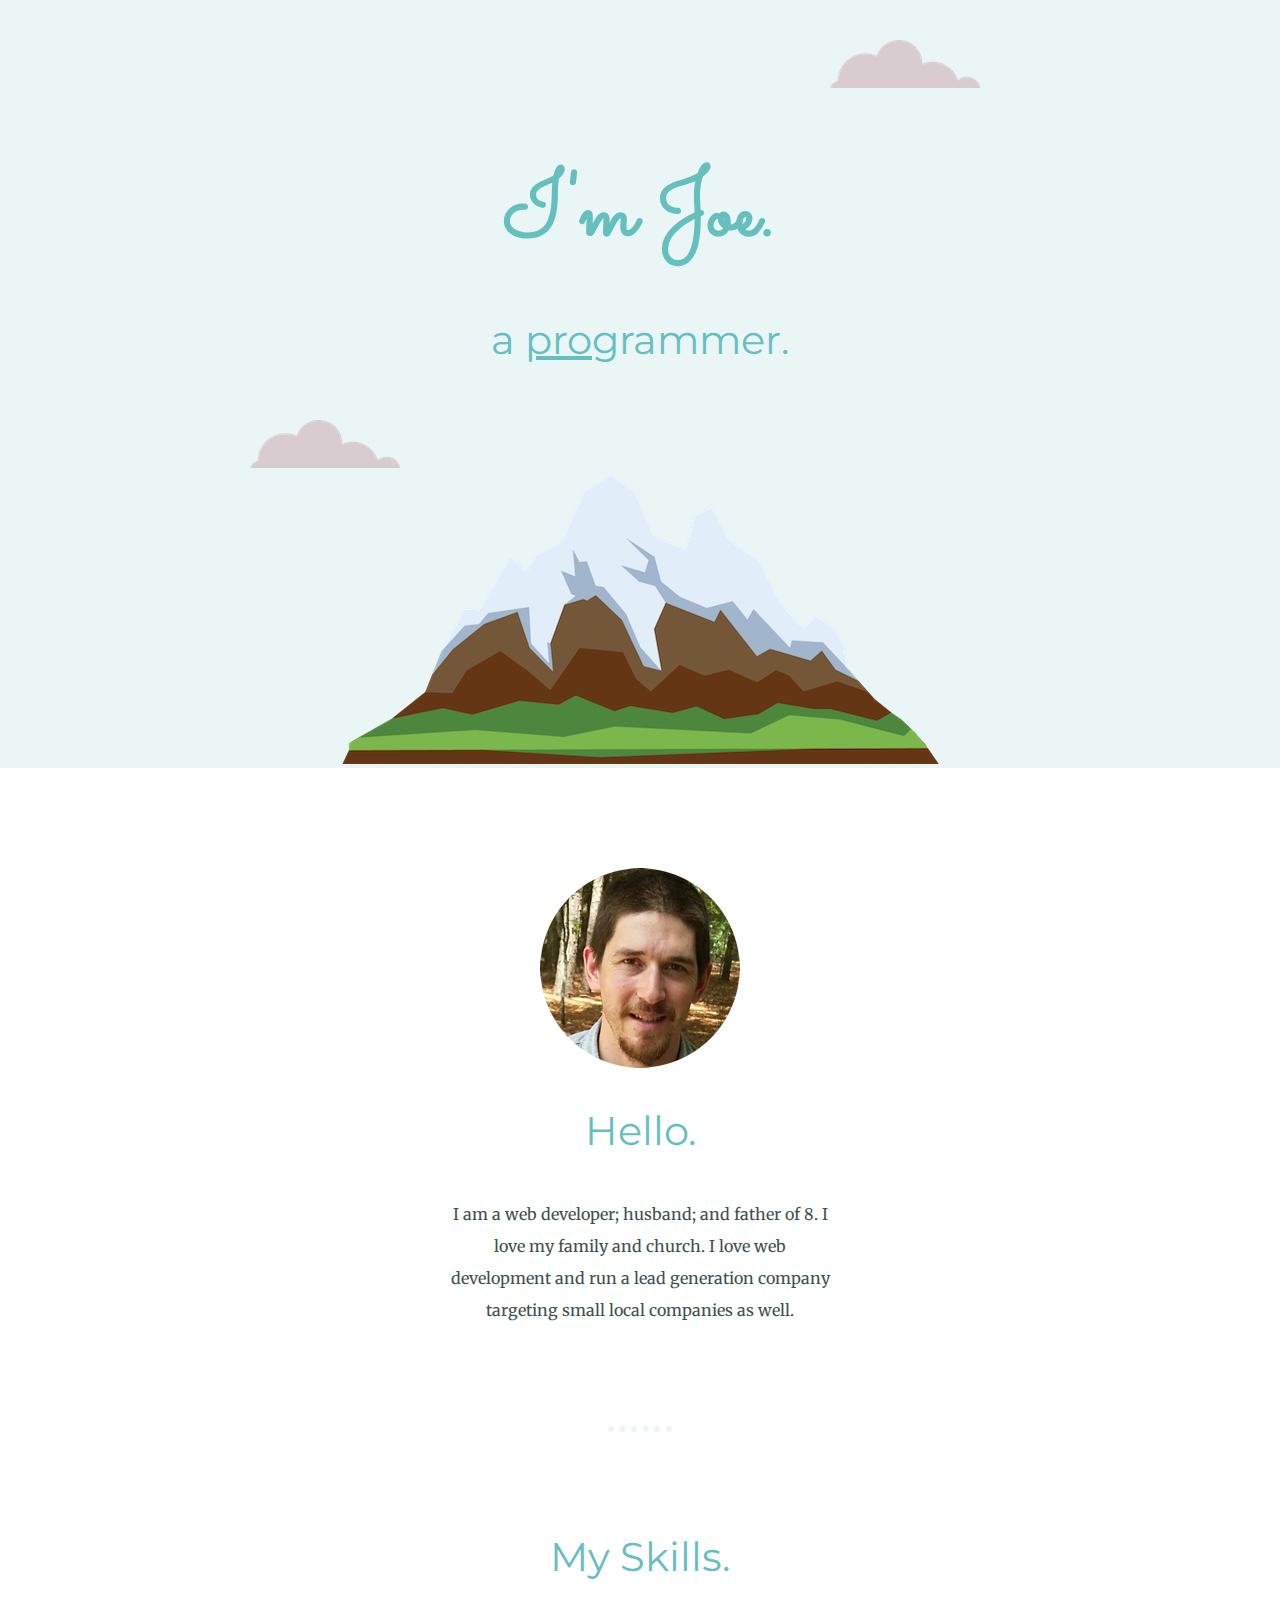
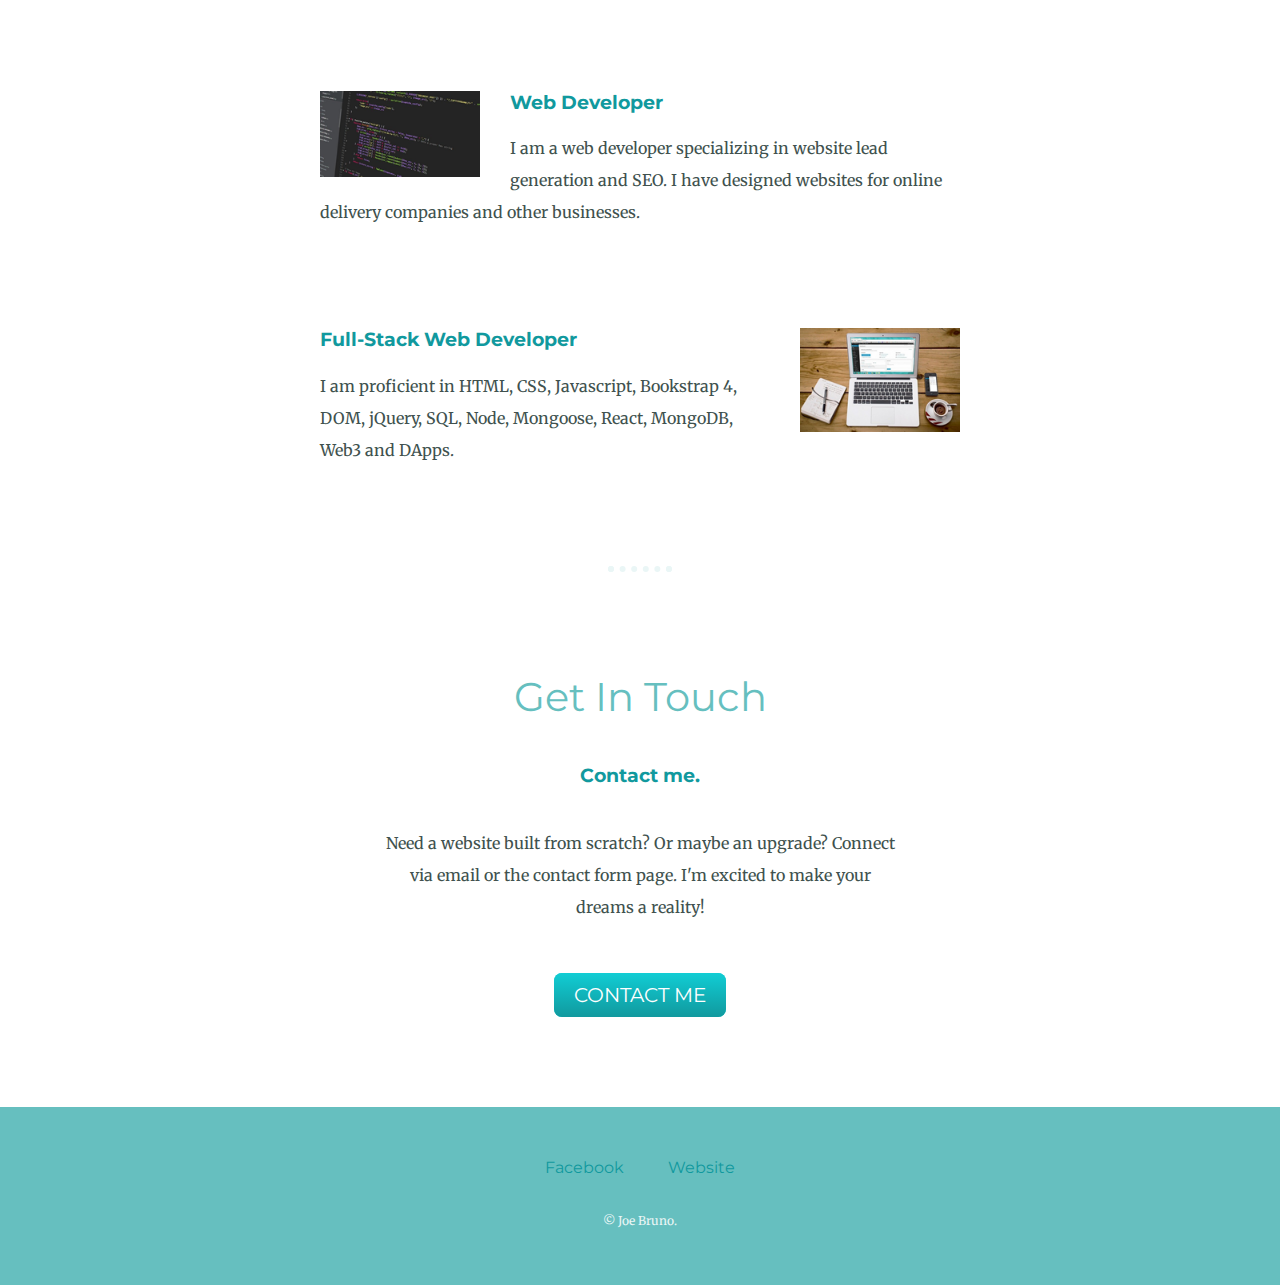
<file: index.html>
<!DOCTYPE html>
<html lang="en" dir="ltr">

<head>
  <meta charset="utf-8">
  <title>Joe Bruno</title>
  <link rel="stylesheet" href="css/styles.css">
  <link rel="icon" href="favicon.ico">
  <link rel="preconnect" href="https://fonts.googleapis.com">
  <link rel="preconnect" href="https://fonts.gstatic.com" crossorigin>
  <link href="https://fonts.googleapis.com/css2?family=Merriweather&family=Montserrat&family=Sacramento&display=swap" rel="stylesheet">
</head>

<body>
  <div class="top-container">
    <img class="top-cloud" src="images/cloud.png" alt="cloud-img">
    <h1>I'm Joe.</h1>
    <h2>a <span class="pro">pro</span>grammer.</h2>
    <img class="bottom-cloud" src="images/cloud.png" alt="cloud-img">
    <img src="images/mountain.png" alt="mountain-img">
  </div>
  <div class="middle-container">
    <div class="profile">
      <img src="images/profile-pic.png" alt="Joe">
      <h2>Hello.</h2>
      <p class="profile-text">I am a web developer; husband; and father of 8. I love my family and church. I love web development and run a lead generation company targeting small local companies as well.</p>
    </div>
    <hr>
    <div class="skills">
      <h2>My Skills.</h2>
      <div class="skill-row">
        <img class="web-development" src="images/web-development.png" alt="web-development">
        <h3>Web Developer</h3>
        <p> I am a web developer specializing in website lead generation and SEO. I have designed websites for online delivery companies and other businesses.</p>
      </div>
      <div class="skill-row">
        <img class="full-stack" src="images/full-stack.png" alt="full-stack">
        <h3>Full-Stack Web Developer</h3>
        <p>I am proficient in HTML, CSS, Javascript, Bookstrap 4, DOM, jQuery, SQL, Node, Mongoose, React, MongoDB, Web3 and DApps.</p>
      </div>
    </div>
    <hr>
    <div class="contact-me">
      <h2>Get In Touch</h2>
      <h3>Contact me.</h3>
      <p class="contact-message">Need a website built from scratch? Or maybe an upgrade? Connect via email or the contact form page. I'm excited to make your dreams a reality!</p>
      <a class="btn" href="mailto:bruno3family@icloud.com">CONTACT ME</a>
    </div>
  </div>
  <div class="bottom-container">
    <a class="footer-link" href="https://www.facebook.com/profile.php?id=100075721301941">Facebook</a>
    <a class="footer-link" href="https://bruno3family.github.io/cv/">Website</a>
    <p class="copyright">© Joe Bruno.</p>
  </div>
</body>

</html>
</file>
<file: css/styles.css>
body {
  color: #40514E;
  font-family: 'Merriweather', serif;
  margin: 0;
  text-align: center;
}

h1 {
  color: #66BFBF;
  font-family: 'Sacramento', cursive;
  font-size: 5.625rem;
  margin: 50px auto 0 auto;
}

h2 {
  color: #66BFBF;
  font-family: 'Montserrat', sans-serif;
  font-size: 2.5rem;
  font-weight: normal;
  padding-bottom: 10px;
}

h3 {
  color: #11999E;
  font-family: 'Montserrat', sans-serif;
}

a {
  color: #11999E;
  font-family: 'Montserrat', sans-serif;
  margin: 10px 20px;
  text-decoration: none;
}

a:hover {
  color: #EAF6F6;
}

p {
  line-height: 2;
}

hr {
  border: dotted #EAF6F6 6px;
  border-bottom: none;
  margin: 100px auto;
  width: 4%;
}

.btn {
  background: #11cdd4;
  background-image: -webkit-linear-gradient(top, #11cdd4, #11999e);
  background-image: -moz-linear-gradient(top, #11cdd4, #11999e);
  background-image: -ms-linear-gradient(top, #11cdd4, #11999e);
  background-image: -o-linear-gradient(top, #11cdd4, #11999e);
  background-image: linear-gradient(to bottom, #11cdd4, #11999e);
  -webkit-border-radius: 8;
  -moz-border-radius: 8;
  border-radius: 8px;
  font-family: 'Montserrat', sans-serif;
  color: #ffffff;
  font-size: 20px;
  padding: 10px 20px 10px 20px;
  text-decoration: none;
}

.btn:hover {
  background: #30e3cb;
  background-image: -webkit-linear-gradient(top, #30e3cb, #2bc4ad);
  background-image: -moz-linear-gradient(top, #30e3cb, #2bc4ad);
  background-image: -ms-linear-gradient(top, #30e3cb, #2bc4ad);
  background-image: -o-linear-gradient(top, #30e3cb, #2bc4ad);
  background-image: linear-gradient(to bottom, #30e3cb, #2bc4ad);
  text-decoration: none;
}

.top-container {
  background-color: #EAF6F6;
  margin-top: 0;
  padding-top: 100px;
  position: relative;
}

.middle-container {
  margin: 100px 0;
}

.bottom-container {
  background-color: #66BFBF;
  padding: 50px 0 20px;
}

.pro {
  text-decoration: underline;
}

.bottom-cloud {
  bottom: 300px;
  left: 250px;
  position: absolute;
}

.top-cloud {
  position: absolute;
  right: 300px;
  top: 40px;
}

.skill-row {
  margin: 100px auto;
  text-align: left;
  width: 50%;
}

.web-development {
  float: left;
  margin-right: 30px;
  width: 25%;
}

.full-stack {
  float: right;
  margin-left: 30px;
  width: 25%;
}

.footer-link {
  color: #11999E;
}

.copyright {
  color: #EAF6F6;
  font-size: .75rem;
  padding: 20px 0;
}

.profile-text {
  margin: auto;
  width: 30%;
}

.contact-message {
  margin: 40px auto 60px;
  width: 40%;
}
</file>
